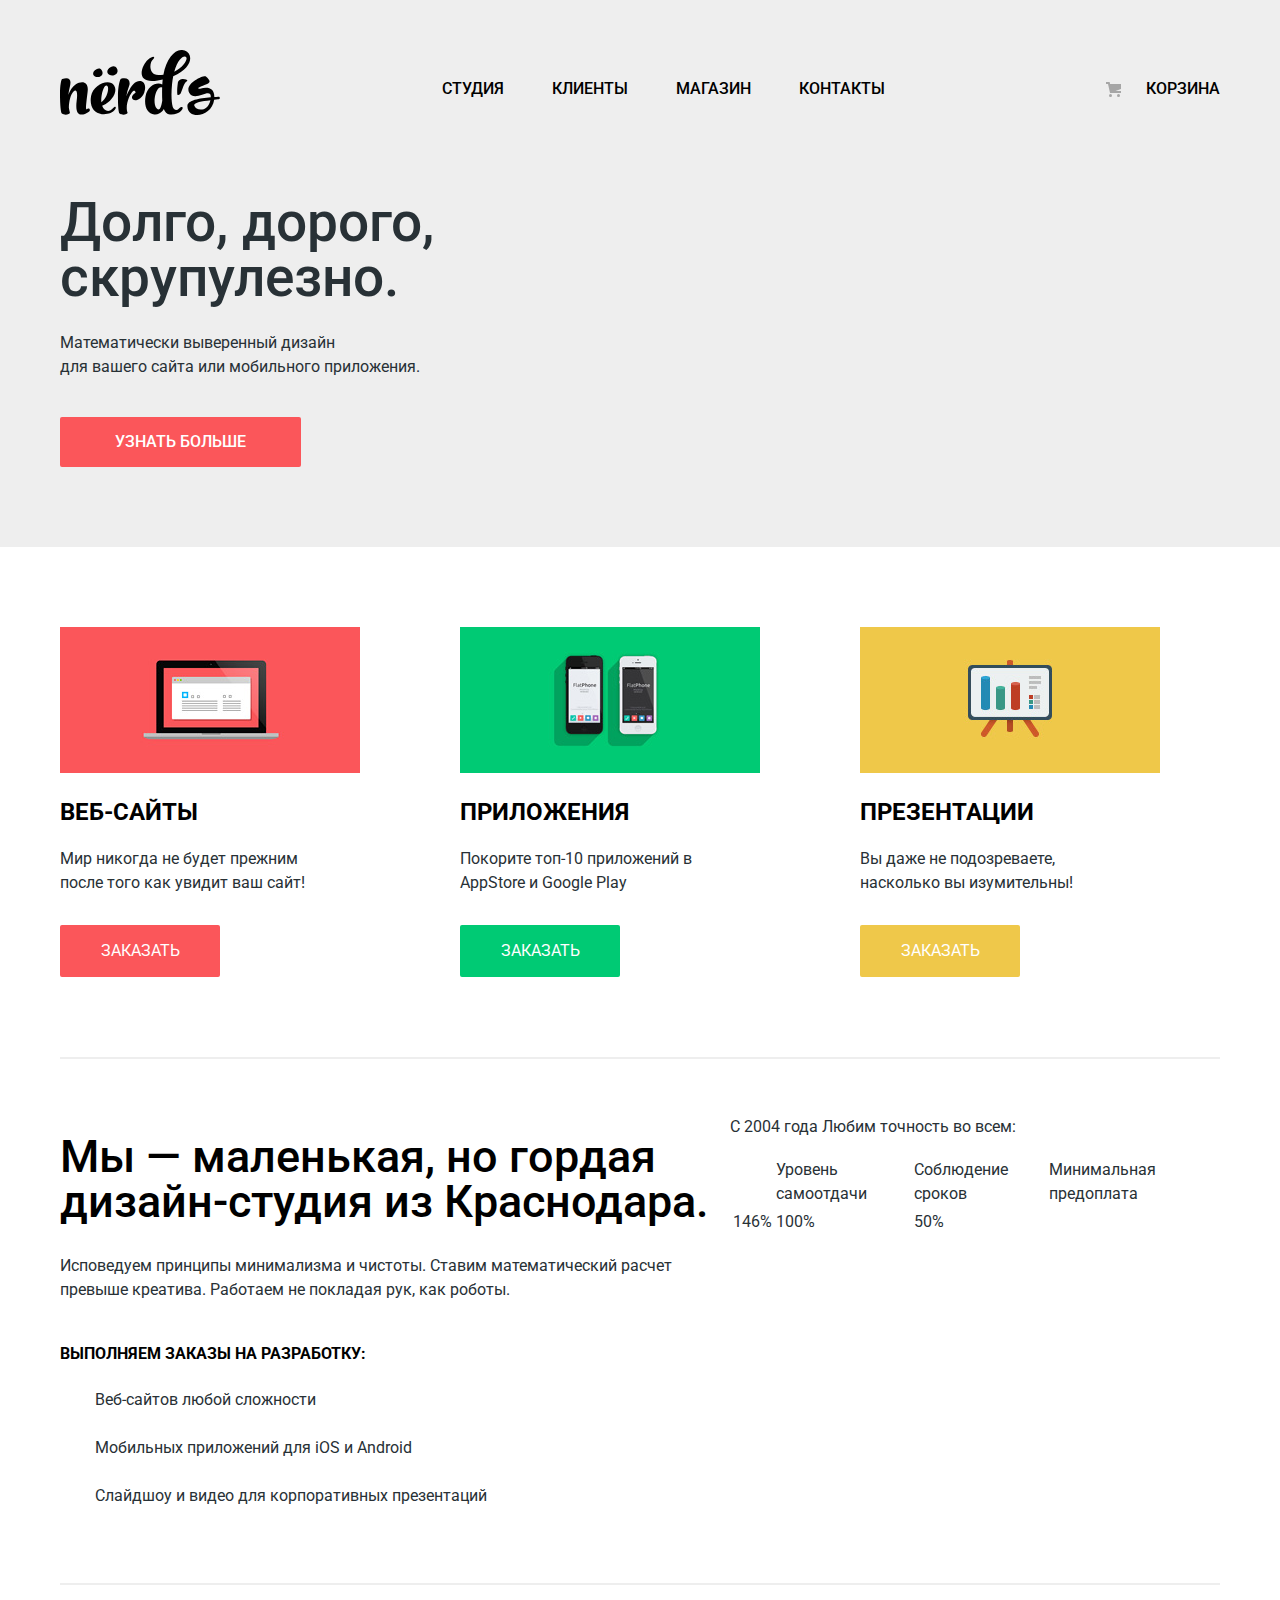
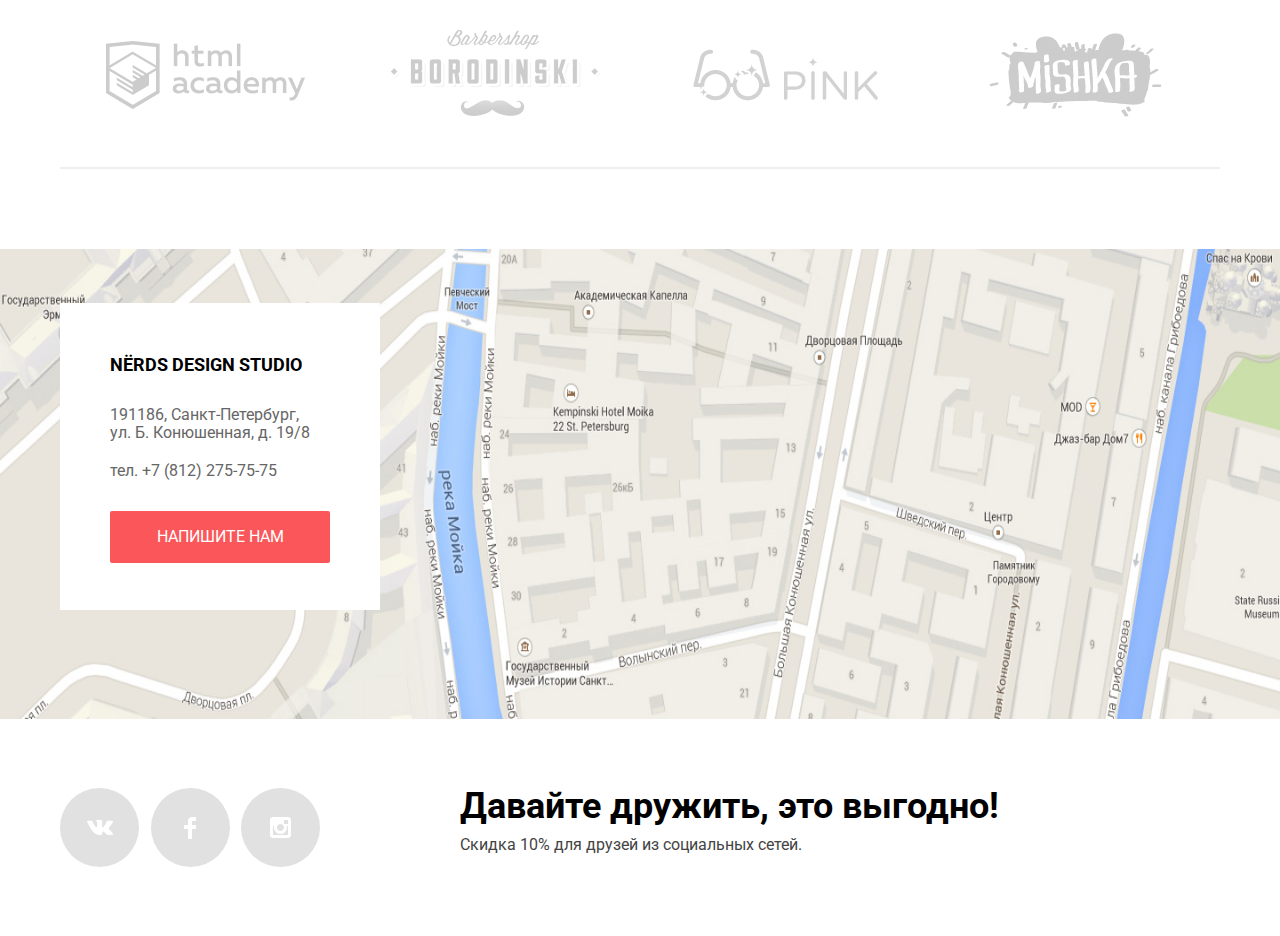
<file: index.html>
<!DOCTYPE html>
<html lang="ru">
  <head>
    <meta charset="utf-8">
    <title>HTML Academy: Нёрдс</title>
    <link href="css/normalize.css" rel="stylesheet">
    <link href="css/style.css" rel="stylesheet">
    <link href="https://fonts.googleapis.com/css?family=Roboto:400,500,700&display=swap&subset=cyrillic" rel="stylesheet">
  </head>
  <body>
    <header class="index-header">
      <div class="navigation-header container">
        <a class="logo-link"><img class="logo" src="img/nerds-logo.svg" width="160" height="65" alt="Логотип дизайн студи Нердс"></a>
        <nav class="main-navigation">
          <ul class="main-navigation-list">
            <li class="main-navigation-item"><a>Студия</a></li>
            <li class="main-navigation-item"><a href="#">Клиенты</a></li>
            <li class="main-navigation-item"><a href="catalog.html">Магазин</a></li>
            <li class="main-navigation-item"><a href="#">Контакты</a></li>
          </ul>
        </nav>
        <a class="basket" href="#">Корзина</a>
      </div>
      <h1 class="visually-hidden">Дизайн-студия Нёрдс из Краснодара</h1>
      <section class="slider container">
        <h2 class="visually-hidden">Преимущества</h2>
        <ul class="slider-list">
          <li class="slider-item">
            <h3 class="slider-title">Долго, дорого, скрупулезно.</h3>
            <p class="slider-text">Математически выверенный дизайн<br> для вашего сайта или мобильного приложения.</p>
            <a class="button-slider" href="#">Узнать больше</a>
          </li>
          <li class="slider-item">
            <h3 class="slider-title">Любим математику как никто другой</h3>
            <p class="slider-text">Никакого креатива, только математические формулы для расчета идеальных пропорций.</p>
            <a class="button-slider" href="#">Узнать больше</a>
          </li>
          <li class="slider-item">
            <h3 class="slider-title">Только ночь, только хардкор</h3>
            <p class="slider-text">Работать днем, как все? Мы против этого.<br> Ближе к полуночи работа только начинается.</p>
            <a class="button-slider" href="#">Узнать больше</a>
          </li>
        </ul>
        <div class="slider-control">
          <i class="slider-control-active"></i>
          <i></i>
          <i></i>
        </div>
      </section>
    </header>
    <main class="index-main container">
      <section class="services">
        <h2 class="visually-hidden">Услуги</h2>
        <ul class="services-list">
          <li class="service-item">
            <h3 class="service-title">Веб-сайты</h2>
            <p class="service-text">Мир никогда не будет прежним после того как увидит ваш сайт!</p>
            <a class="service-button" href="#">Заказать</a>
          </li>
          <li class="service-item">
            <h3 class="service-title">Приложения</h2>
            <p class="service-text">Покорите топ-10 приложений в AppStore и Google Play</p>
            <a class="service-button" href="#">Заказать</a>
          </li>
          <li class="service-item">
            <h3 class="service-title">Презентации</h2>
            <p class="service-text">Вы даже не подозреваете, насколько вы изумительны!</p>
            <a class="service-button" href="#">Заказать</a>
          </li>
        </ul>
      </section>
      <section class="about-as">
        <h2 class="visually-hidden">О нас</h2>
        <div class="about-as-description">
          <p class="slogan">Мы — маленькая, но гордая дизайн-студия из Краснодара.</p>
          <p class="about-as-text">Исповедуем принципы минимализма и чистоты. Ставим математический расчет превыше креатива. Работаем не покладая рук, как роботы.</p>
          <p class="assortment">Выполняем заказы на разработку:</p>
          <ul class="assortment-list">
            <li class="assortment-item">Веб-сайтов любой сложности</li>
            <li class="assortment-item">Мобильных приложений для iOS и Android</li>
            <li class="assortment-item">Слайдшоу и видео для корпоративных презентаций</li>
          </ul>
        </div>
        <div class="our-number">
          <p>C 2004 года Любим точность во всем:</p>
          <table class="our-number-table">
            <th>
              <td>Уровень самоотдачи</td>
              <td>Соблюдение сроков</td>
              <td>Минимальная предоплата</td>
            </th>
            <tr>
              <td>146%</td>
              <td>100%</td>
              <td>50%</td>
            </tr>
          </table>
        </div>
      </section>  
      <section class="portfolio">
        <h2 class="visually-hidden">Наше портфолио</h2>
        <ul class="portfolio-list">
          <li class="portfolio-item"><a href="https://htmlacademy.ru/"><img src="img/htmlacademy-logo.png" width="199" height="68" alt="Сайт htmlacademy"></a></li>
          <li class="portfolio-item"><a href="#"><img src="img/borodinski-logo.png" width="209" height="90" alt="Сайт барбершопа Бородинский"></a></li>
          <li class="portfolio-item"><a href="#"><img src="img/pink-logo.png" width="185" height="52" alt="Сайт Pink"></a></li>
          <li class="portfolio-item"><a href="#"><img src="img/mishka-logo.png" width="173" height="84" alt="Сайт Mishka"></a></li>
        </ul>
      </section>         
    </main>
    <footer class="index-footer">
      <section class="contacts">
        <h2 class="visually-hidden">Наши контакты</h2>
        <div class="container">
          <div class="adress">
            <h3 class="adress-title">Nёrds design studio</h3>
            <p>191186, Санкт-Петербург,<br> ул. Б. Конюшенная, д. 19/8</p>           
            <p>тел. +7 (812) 275-75-75</p>
            <a class="adress-button">Напишите нам</a>
          <div>
        </div>
      </section>
      <div class="social-footer  container">  
        <ul class="social-button-list">
          <li class="social-button-item">
            <a class="social-button-link" href="https://vk.com/tashakalinina63">
              <span class="visually-hidden">Вконтакте</span>
              <svg version="1.1" id="Layer_1" xmlns="http://www.w3.org/2000/svg" xmlns:xlink="http://www.w3.org/1999/xlink" x="0px" y="0px" width="26px" height="15px" viewBox="0 0 26 15" enable-background="new 0 0 26 15" xml:space="preserve">
                <path fill="#FFFFFF" d="M16.138,11.51c0.956-0.309,2.18,2.04,3.483,2.939c0.978,0.681,1.727,0.534,1.727,0.534l3.473-0.05
                c0,0,1.815-0.112,0.957-1.554c-0.071-0.12-0.503-1.069-2.585-3.022c-2.177-2.043-1.882-1.712,0.739-5.244
                c1.597-2.153,2.236-3.468,2.036-4.028c-0.192-0.539-1.365-0.399-1.365-0.399L20.69,0.713c-0.381,0.001-0.704,0.119-0.851,0.515
                c-0.003,0.004-0.621,1.666-1.445,3.079c-1.741,2.989-2.436,3.148-2.724,2.961c-0.661-0.433-0.494-1.737-0.494-2.664
                c0-2.897,0.432-4.105-0.846-4.417c-0.427-0.104-0.739-0.172-1.828-0.182c-1.392-0.021-2.574,0-3.244,0.329
                c-0.445,0.223-0.786,0.712-0.579,0.74c0.26,0.035,0.843,0.16,1.155,0.586c0.401,0.552,0.389,1.789,0.389,1.789
                s0.229,3.411-0.54,3.834c-0.528,0.29-1.25-0.302-2.803-3.016C6.087,2.879,5.488,1.345,5.488,1.345S5.372,1.06,5.162,0.904
                C4.912,0.719,4.562,0.66,4.562,0.66L0.848,0.684c0,0-0.558,0.016-0.763,0.262C-0.097,1.164,0.07,1.614,0.07,1.614
                s2.909,6.881,6.203,10.347c3.02,3.182,6.452,2.971,6.452,2.971h1.555c0,0,0.469-0.054,0.709-0.312
                c0.224-0.24,0.214-0.691,0.214-0.691S15.172,11.82,16.138,11.51z"/>
              </svg>
            </a>
          </li>
          <li class="social-button-item">
            <a class="social-button-link" href="https://vk.com/tashakalinina63">
              <span class="visually-hidden">Фейсбук</span>
              <svg version="1.1" id="Layer_2" xmlns="http://www.w3.org/2000/svg" xmlns:xlink="http://www.w3.org/1999/xlink" x="0px" y="0px" width="12px" height="22px" viewBox="0 0 12 22" enable-background="new 0 0 12 22" xml:space="preserve">
                <path fill="#FFFFFF" d="M12,4V0H8C5.791,0,4,1.791,4,4v4H0v4h4v10h4V12h4V8H8V4H12z"/>
              </svg>
            </a>
          </li>
          <li class="social-button-item">
            <a class="social-button-link" href="https://vk.com/tashakalinina63">
              <span class="visually-hidden">Инстаграм</span>
              <svg enable-background="new 0 0 21 21" height="21" viewBox="0 0 21 21" width="21" xmlns="http://www.w3.org/2000/svg">
                <path d="m18 0h-15c-1.65 0-3 1.35-3 3v15c0 1.65 1.35 3 3 3h15c1.65 0 3-1.35 3-3v-15c0-1.65-1.35-3-3-3zm-7.5 7c1.93 0 3.5 1.57 3.5 3.5s-1.57 3.5-3.5 3.5-3.5-1.57-3.5-3.5 1.57-3.5 3.5-3.5zm7.5 11h-15v-9h1.181c-.114.482-.181.983-.181 1.5 0 3.59 2.91 6.5 6.5 6.5s6.5-2.91 6.5-6.5c0-.517-.066-1.018-.181-1.5h1.181zm0-11h-4v-4h4z" fill="#fff"/>
              </svg>
            </a>
          </li>
        </ul>
        <div class="discount-block">
          <p class="discount-slogan">Давайте дружить, это выгодно!</p>
          <p class="discount-text">Скидка 10% для друзей из социальных сетей.</p>
        </div>
      </div>
    </footer>
  </body>
</html>
</file>
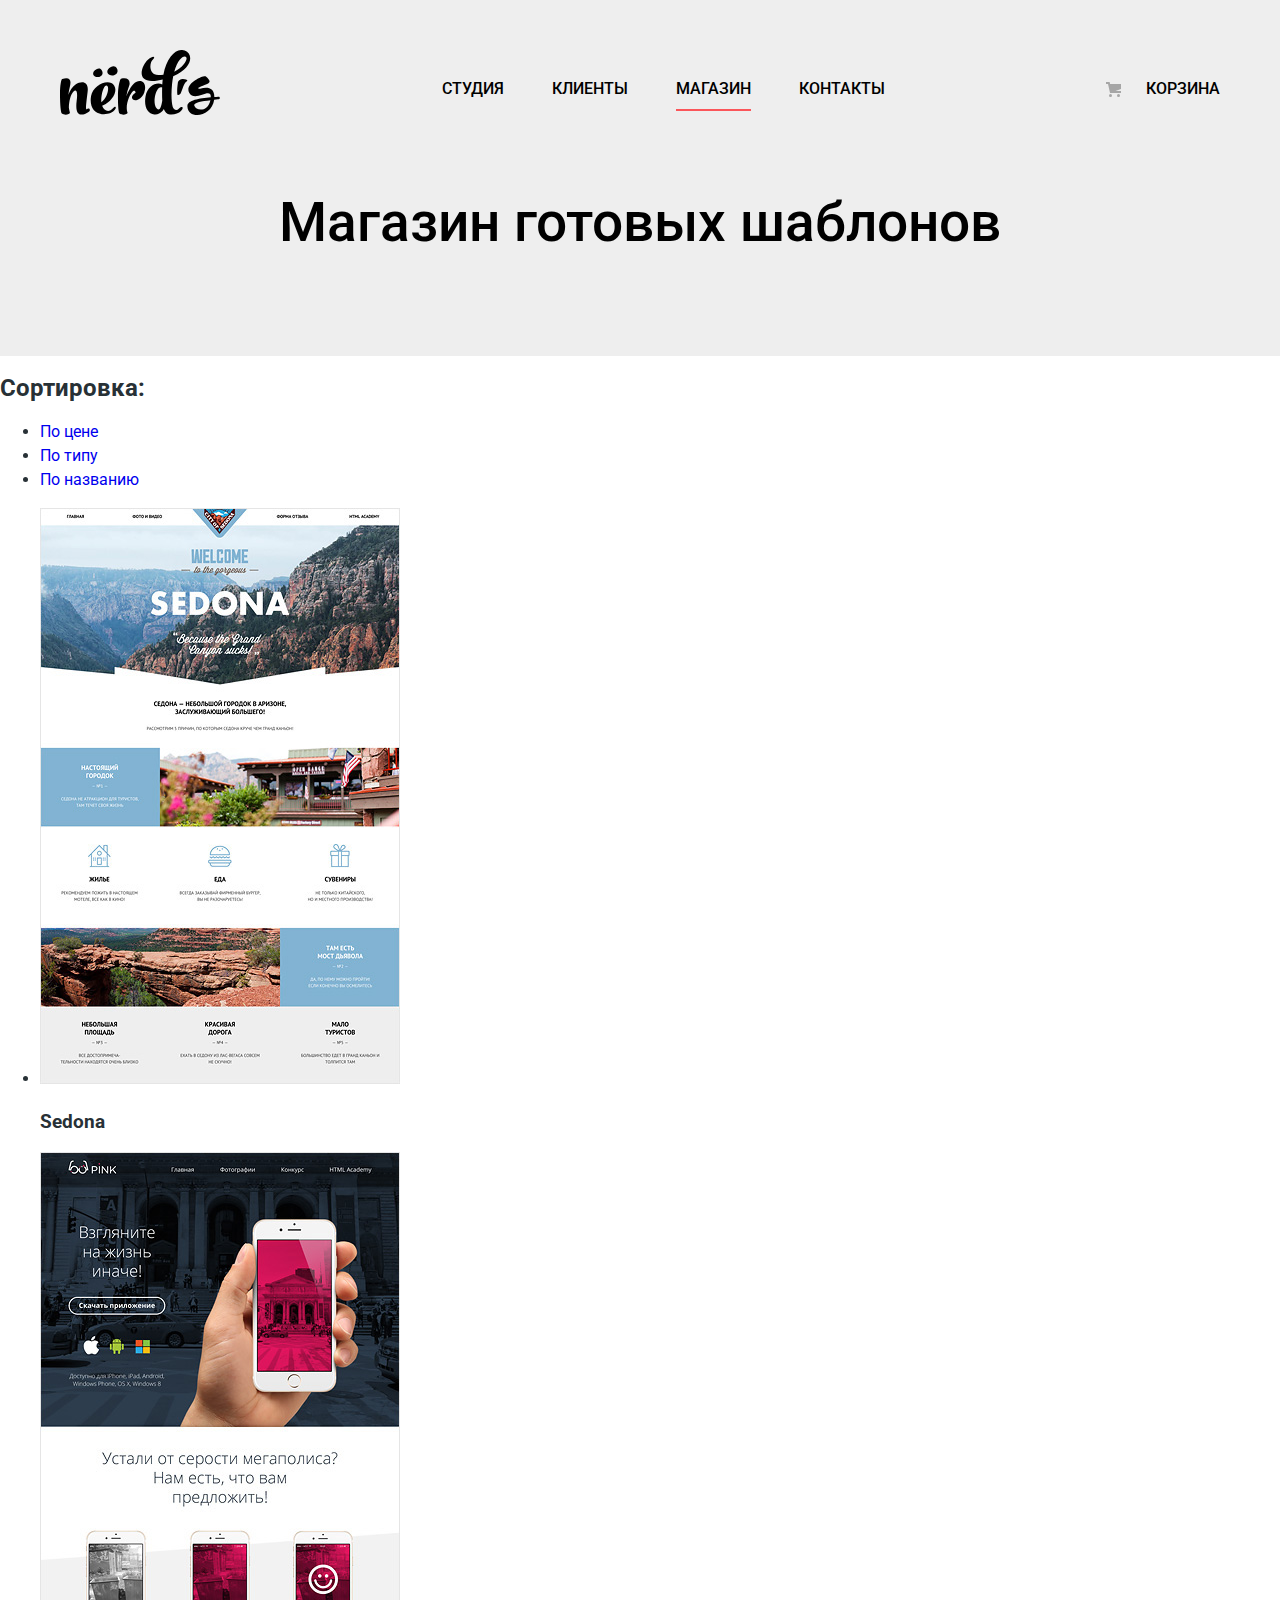
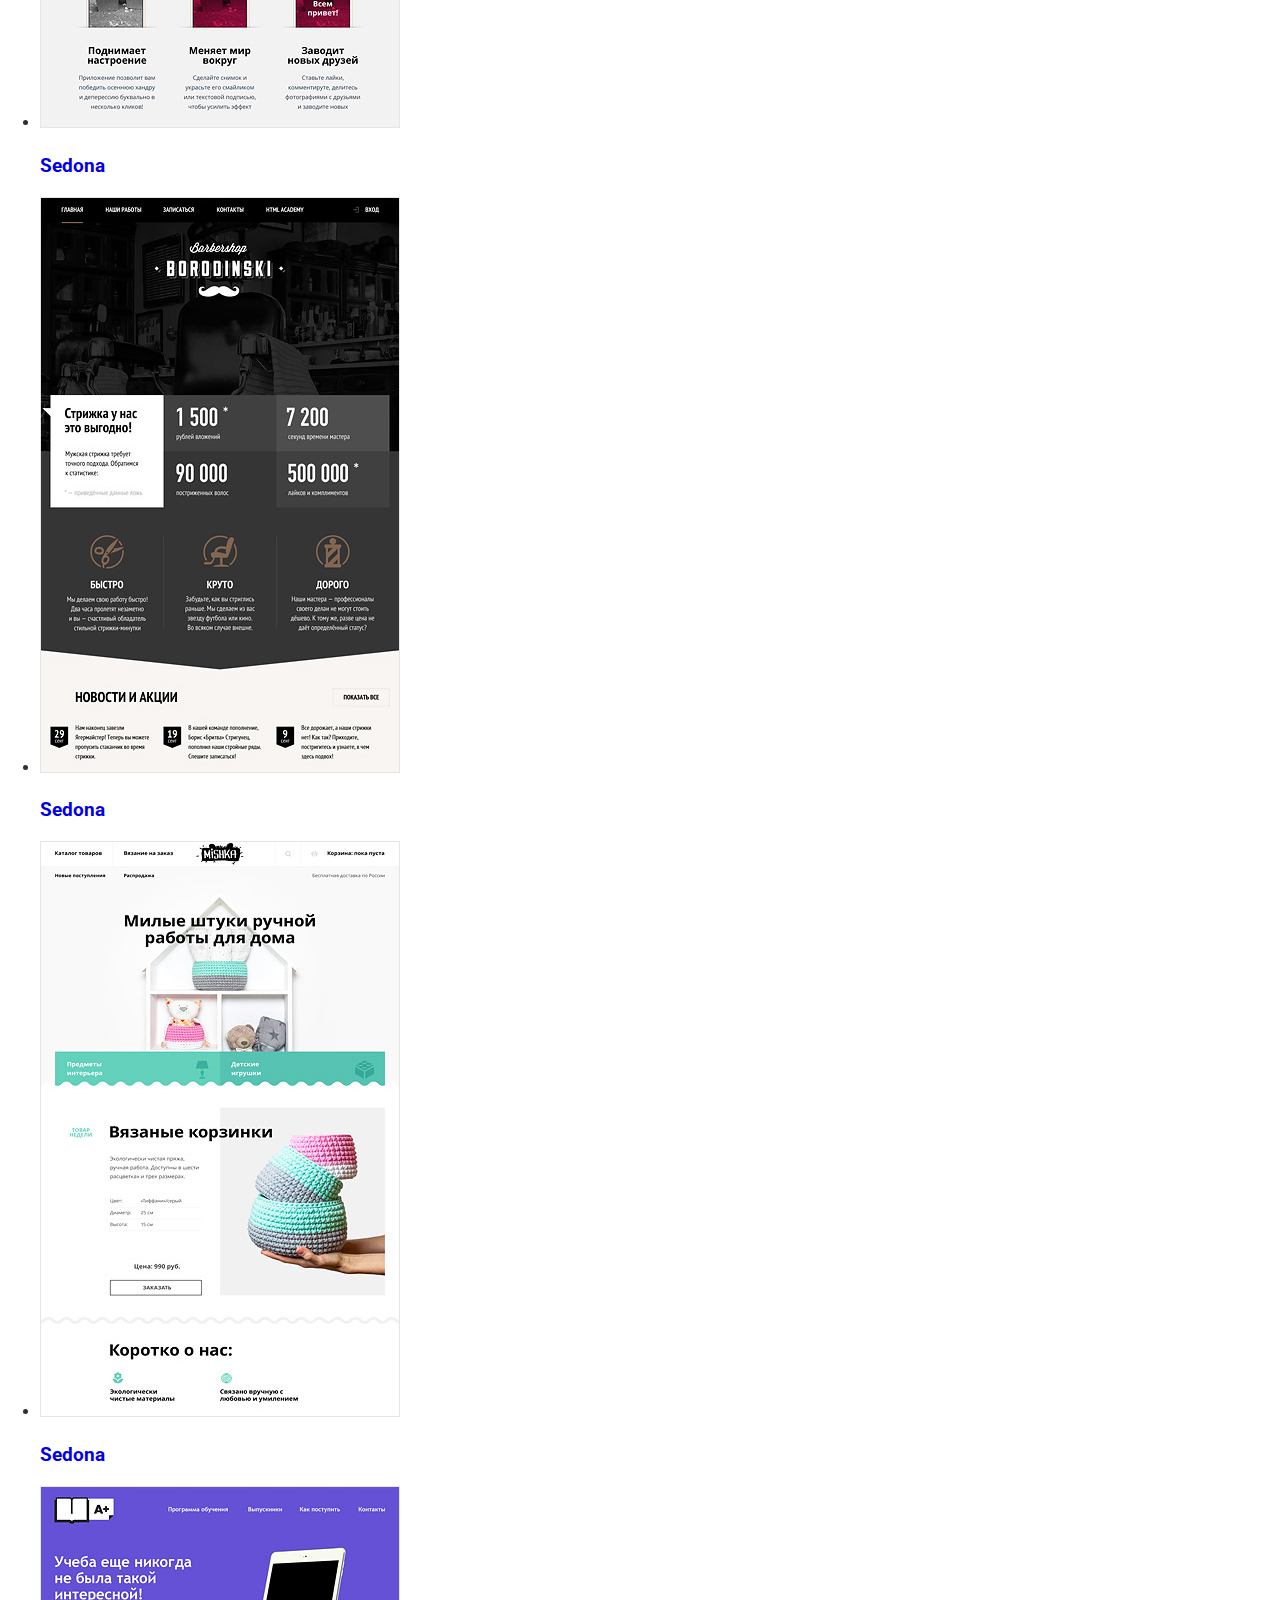
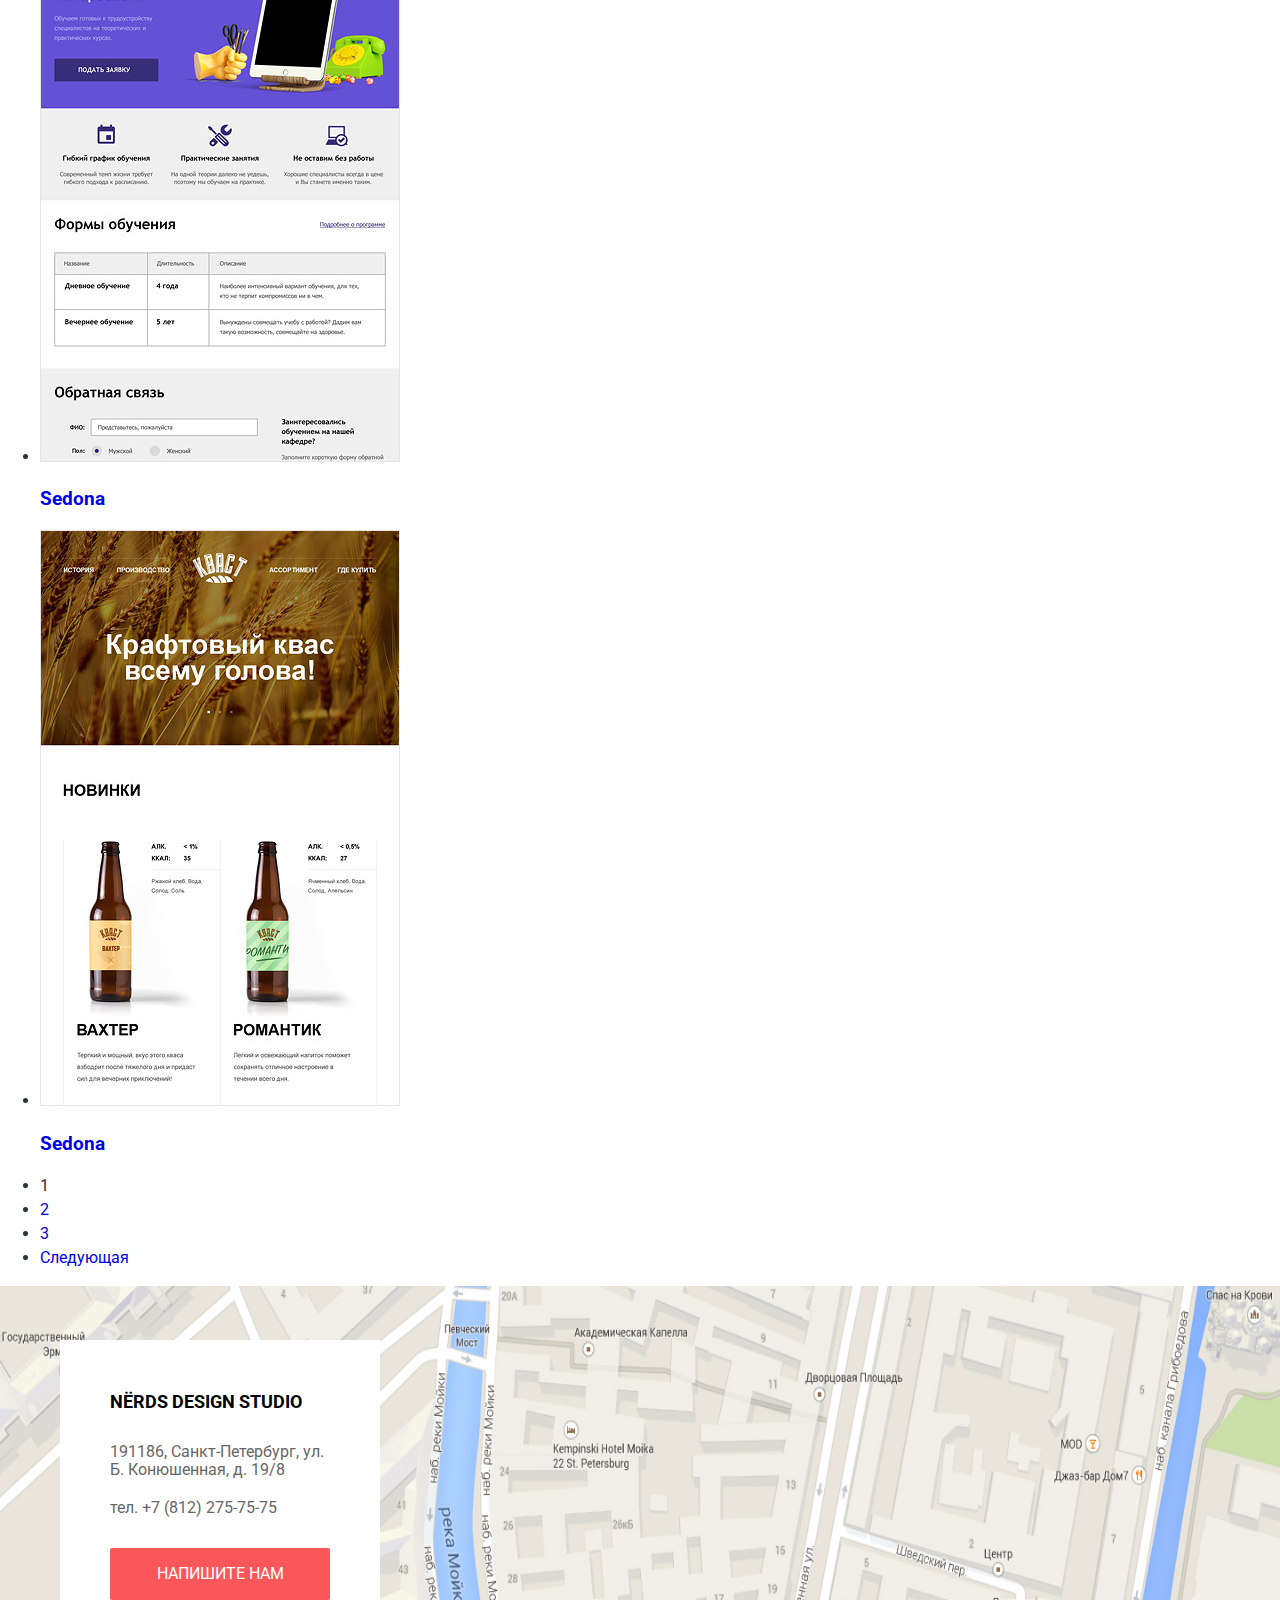
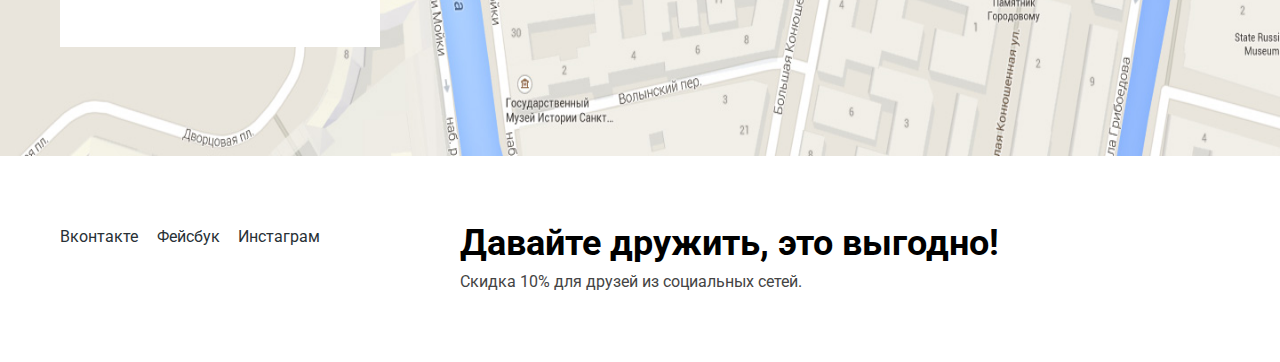
<file: catalog.html>
<!DOCTYPE html>
<html lang="ru">
  <head>
    <meta charset="utf-8">
		<title>HTML Academy: Нёрдс</title>
		<link href="css/normalize.css" rel="stylesheet">
		<link href="css/style.css" rel="stylesheet">
		<link href="https://fonts.googleapis.com/css?family=Roboto:400,500,700&display=swap&subset=cyrillic" rel="stylesheet">
  </head>
  <body>
    <header class="inner-header">
			<div class="navigation-header container">
				<a class="logo-link" href="index.html"><img class="logo" src="img/nerds-logo.svg" width="160" height="65" alt="Логотип дизайн студи Нердс"></a>
				<nav class="main-navigation">
					<ul class="main-navigation-list">
						<li class="main-navigation-item"><a>Студия</a></li>
						<li class="main-navigation-item"><a href="#">Клиенты</a></li>
						<li class="main-navigation-item"><a class="navigation-active" href="#">Магазин</a></li>
						<li class="main-navigation-item"><a href="#">Контакты</a></li>
					</ul>
				</nav>
				<a class="basket" href="#">Корзина</a>
			</div>
			<h1 class="inner-title">Магазин готовых шаблонов</h1>
    </header>
    <main class="inner-main">
			<section class="filter-block">
				<form>

				</form>
			</section>
			<div class="wrapper-main">
				<section class="sorting-block">
					<h2>Сортировка:</h2>
					<ul class="sorting-list">
						<li><a class="sort-link active" href="#">По цене</a></li>
						<li><a class="sort-link" href="#">По типу</a></li>
						<li><a class="sort-link" href="#">По названию</a></li>
					</ul>
					<div class="down-up-block">
						<a class="up active" href="#"><span class="visually-hidden">Сортировать по возврастанию</span></a>
						<a class="down" href="#"><span class="visually-hidden">Сортировать по убыванию</span></a>
				</section>
				<section class="catalog">	
					<h2 class="visually-hidden">Каталог товаров</h2>
					<ul class="catalog-list">
						<li class="catalog-item">
							<article>
								<header class="catalog-item-header">
									<i></i>
									<i></i>
									<i></i>
								</header>
								<img src="img/img-sedona.jpg" width="360" height="576" alt="Информационный сайт для туристов">
								<div class="catalog-info-block">
									<h3 class="catalog-title">Sedona</h3>
									<p class="catalog-text"></p>
									<a class="catalog-button" href="#"></p>
								</div>
							</article>
						</li>
						<li class="catalog-item">
							<article>
								<header class="catalog-item-header">
									<i></i>
									<i></i>
									<i></i>
								</header>
								<img src="img/img-pink.jpg" width="360" height="576" alt="Продуктовый лендинг	приложения для iOS и Android">
								<div class="catalog-info-block">
									<h3 class="catalog-title">Sedona</h3>
									<p class="catalog-text"></p>
									<a class="catalog-button" href="#"></p>
								</div>
							</article>
						</li>
						<li class="catalog-item">
							<article>
								<header class="catalog-item-header">
									<i></i>
									<i></i>
									<i></i>
								</header>
								<img src="img/img-barbershop.jpg" width="360" height="576" alt="Сайт салона красоты для мужчин.">
								<div class="catalog-info-block">
									<h3 class="catalog-title">Sedona</h3>
									<p class="catalog-text"></p>
									<a class="catalog-button" href="#"></p>
								</div>
							</article>
						</li>
						<li class="catalog-item">
							<article>
								<header class="catalog-item-header">
									<i></i>
									<i></i>
									<i></i>
								</header>
								<img src="img/img-mishka.jpg" width="360" height="576" alt="Интернет-магазин вязаных игрушек">
								<div class="catalog-info-block">
									<h3 class="catalog-title">Sedona</h3>
									<p class="catalog-text"></p>
									<a class="catalog-button" href="#"></p>
								</div>
							</article>
						</li>
						<li class="catalog-item">
							<article>
								<header class="catalog-item-header">
									<i></i>
									<i></i>
									<i></i>
								</header>
								<img src="img/img-aplus.jpg" width="360" height="576" alt="Лендинг курсов повышения квалификации">
								<div class="catalog-info-block">
									<h3 class="catalog-title">Sedona</h3>
									<p class="catalog-text"></p>
									<a class="catalog-button" href="#"></p>
								</div>
							</article>
						</li>
						<li class="catalog-item">
							<article>
								<header class="catalog-item-header">
									<i></i>
									<i></i>
									<i></i>
								</header>
								<img src="img/img-kvast.jpg" width="360" height="576" alt="Промо-сайт производителя крафтового кваса">
								<div class="catalog-info-block">
									<h3 class="catalog-title">Sedona</h3>
									<p class="catalog-text"></p>
									<a class="catalog-button" href="#"></p>
								</div>
							</article>
						</li>
					</ul>
				</section>
				<ul class="pagination">
					<li class="pagination-item pagination-item-current"><a>1</a></li>
					<li class="pagination-item"><a href="#">2</a></li>
					<li class="pagination-item"><a href="#">3</a></li>
					<li class="pagination-item next"><a href="#">Следующая</a></li>
				</ul>
			</div>
    </main>
    <footer class=inner-footer>
			<section class="contacts">
        <h2 class="visually-hidden">Наши контакты</h2>
        <div class="container">
          <div class="adress">
            <h3 class="adress-title">Nёrds design studio</h3>
            <p>191186, Санкт-Петербург, ул. Б. Конюшенная, д. 19/8</p>           
            <p>тел. +7 (812) 275-75-75</p>
            <a class="adress-button">Напишите нам</a>
          </div>
        </div>  
			</section>
			<div class="social-footer container">  
        <ul class="social-button-list">
          <li class="social-button-item">Вконтакте</li>
          <li class="social-button-item">Фейсбук</li>
          <li class="social-button-item">Инстаграм</li>
        </ul>
				<div class="discount-block">
					<p class="discount-slogan">Давайте дружить, это выгодно!</p>
					<p class="discount-text">Скидка 10% для друзей из социальных сетей.</p>
				</div>
			</div>     
    </footer>
  </body>
</html>
</file>
<file: css/style.css>
body {
  margin: 0;
  padding: 0;

  font-size: 16px;
  line-height: 24px;
  font-family: "Roboto", "Arial", sans-serif;
  color: #283136;
}
  
a {
  text-decoration: none;
}
  
.visually-hidden {
  position: absolute;

  width: 1px;
  height: 1px;
  margin: -1px;

  clip: rect(0 0 0 0);
}

.container {
  width: 1160px;
  margin: 0 auto;
  padding: 0 20px;
}

/*Header*/
.index-header,
.inner-header {
  background-color: #eeeeee;
}

.navigation-header {
  display: flex;
  justify-content: space-between;
  align-items: flex-end;
  font-weight: 500;
  line-height: 30px;
  color: #000000;
  text-transform: uppercase;
  padding-top: 50px;
}

.main-navigation-list {
  margin: 0;
  padding: 0;
  display: flex;
  flex-wrap: wrap;
  list-style: none;
}

.main-navigation-item {
  display: block;
  padding-right: 48px;
}

.main-navigation-item:last-child {
  padding-right: 0;
}

.main-navigation a,
.basket {
  display: block;
  padding-bottom: 5px; 
  color: #000000;
  border-bottom: 2px solid rgba(0, 0, 0, 0);
  margin-bottom: 14px; 
}

.main-navigation .navigation-active,
.basket .navigation-active {
  border-bottom: 2px solid #fb565a;
}

.main-navigation  a:hover,
.main-navigation  a:focus,
.basket:hover,
.basketa:focus {
  color: #fb565a;
}

.main-navigation  a:active,
.basket:active {
  color: rgba(0, 0, 0, 0.3);
}

.basket {
  padding-left: 40px;
  position: relative;
}

.basket::before {
  content: "";
  position: absolute;
  top: 8px;
  left: 0;
  width: 15px;
  height: 15px;
  background-image: url("../img/cart-icon.svg");
}

.inner-title {
  display: block;
  text-align: center;
  padding: 0;
  padding-top: 70px;
  padding-bottom: 106px;
  margin: 0;
  font-size: 55px;
  font-weight: 500;
  line-height: 55px;
  color: #000000;
}

.slider-list {
  list-style: none;
  margin: 0;
  padding: 0;
  padding-bottom: 80px;
}

.slider-title {
  max-width: 520px;
  font-size: 55px;
  font-weight: 500;
  line-height: 55px;
  margin: 0;
  padding: 0;
  padding-top: 70px;
  padding-bottom: 16px; 
}

.slider-text {
  margin: 0;
  padding: 0; 
  max-width: 420px;
  padding-top: 10px;
  padding-bottom: 38px;
}

.slider-item:nth-child(1) {
  display: block;
}

.slider-item {
  display: none;
}

.button-slider {
  display: block;
  color: #ffffff;
  font-size: 16px;
  font-weight: 500;
  line-height: 18px;
  text-transform: uppercase;
  background-color: #fb565a;
  padding: 16px 48px;
  width: 145px;
  border-radius: 2px;
  text-align: center;
}

.button-slider:hover,
.button-slider:focus {
  background-color: #e74246;
}

.button-slider:active {
  background-color: #d7373b;
  box-shadow: inset 0px 3px 0 0 rgba(0, 1, 1, 0.1);
}

.services {
  padding-top: 80px;
  padding-bottom: 80px;  
  padding-right: 60px; 
  border-bottom: 2px solid #eeeeee;
}

.services-list {
  display: flex;
  justify-content: space-between;
  list-style: none;
  margin: 0;
  padding: 0;
}

.service-item {
  width: 300px;
  padding-top: 150px; 
}

.service-item:nth-child(1) {
  background-image: url("../img/advantage-picture-red.png");
  background-repeat: no-repeat;
}

.service-item:nth-child(2) {
  background-image: url("../img/advantage-picture-green.png");
  background-repeat: no-repeat;
}

.service-item:nth-child(3) {
  background-image: url("../img/advantage-picture-yellow.png");
  background-repeat: no-repeat;
}

.service-title {
  font-size: 24px;
  font-weight: bold;
  text-transform: uppercase;
  line-height: 30px;
  color: #000000;  
  margin: 0;
  padding: 0;
  padding-top: 20px; 
  padding-bottom: 10px; 
}

.service-text {
  margin: 0;
  padding: 0;
  padding-top: 10px; 
  padding-bottom: 30px; 
  width: 250px;
}

.service-button {
  display: block;
  color: #ffffff;
  line-height: 18px;
  text-transform: uppercase;
  width: 90px;
  padding: 17px 35px;
  border-radius: 2px;
  text-align: center;
}

.service-item:nth-child(1) .service-button {
  background-color: #fb565a;
}

.service-item:nth-child(2) .service-button {
  background-color: #00ca74;
}

.service-item:nth-child(3) .service-button {
  background-color: #efc84a;
}

.service-item:nth-child(1) .service-button:hover,
.service-item:nth-child(1) .service-button:focus {
  background-color: #e74246;
}

.service-item:nth-child(1) .service-button:active {
  box-shadow: inset 0px 3px 0 0 rgba(0, 1, 1, 0.1);
  background-color: #d7373b;
  color: rgba(255, 255, 255, 0.3);
}

.service-item:nth-child(2) .service-button:hover,
.service-item:nth-child(2) .service-button:focus {
  background-color: #00bc6c;
}

.service-item:nth-child(2) .service-button:active {
  box-shadow: inset 0px 3px 0 0 rgba(0, 1, 1, 0.1);
  background-color: #00aa62;
  color: rgba(255, 255, 255, 0.3);
}

.service-item:nth-child(3) .service-button:hover,
.service-item:nth-child(3) .service-button:focus {
  background-color: #eab534;
}

.service-item:nth-child(3) .service-button:active {
  box-shadow: inset 0px 3px 0 0 rgba(0, 1, 1, 0.1);
  background-color: #e5a722;
  color: rgba(255, 255, 255, 0.3);
}

.about-as {
  display: flex;
  justify-content: space-between;
  margin: 0;
  padding: 40px 0;
  border-bottom: 2px solid #eeeeee;
}

.slogan {
  font-size: 45px;
  font-weight: 500;
  line-height: 45px;
  color: #000000;
  width: 670px;
  margin: 0;
  padding: 0;
  padding-top: 35px;
  padding-bottom: 15px;
}

.about-as-text {
  width: 630px;
  margin: 0;
  padding: 0;
  padding-top: 15px;
  padding-bottom: 20px; 
}

.assortment {
  margin: 0;
  padding: 0;
  padding-top: 20px;
  padding-bottom: 10px; 
  color: #000000;
  text-transform: uppercase;
  font-weight: bold;
}

.assortment-list {
  margin: 0;
  padding: 0;
  padding-bottom: 35px; 
  list-style: none;
}

.assortment-item {
  padding-top: 12px;
  padding-bottom: 12px;
  padding-left: 35px;
}

.assortment-item:last-child {
  padding-bottom: 0;
}

.portfolio {
  padding-top: 45px;
  padding-bottom: 40px;  
  border-bottom: 2px solid #eeeeee;
  margin-bottom: 80px;
}

.portfolio-list {
  list-style: none;
  margin: 0;
  padding: 0;
  display: flex;
  justify-content: space-between;
  align-items: center;
  flex-wrap: wrap;
}

.portfolio-item {
  width: 290px;
  display: flex;
  justify-content: center;
  align-items: center;
}

/*Футер*/
.contacts {
  background-image: url("../img/map.jpg");
  background-repeat: no-repeat; 
  background-size: 100% 100%; 
  min-height: 416px; 
  padding-top: 54px;
}

.adress {
  position: relative;
  padding: 47px 50px;
  background-color: #ffffff;
  width: 220px;
}

.adress-title {
  margin: 0;
  padding: 0;
  font-size: 18px;
  font-weight: bold;
  line-height: 30px;
  color: #000000;
  text-transform: uppercase;
  padding-bottom: 16px;
}

.adress p {
  margin: 0;
  padding: 0;
  line-height: 18px;
  color: #666666;
  padding-top: 10px;
  padding-bottom: 10px; 
}

.adress-button {
  display: block;
  color: #ffffff;
  line-height: 18px;
  text-transform: uppercase;
  padding: 17px 35px;
  border-radius: 2px;
  text-align: center;
  background-color: #fb565a;
  margin-top: 21px;
}

.adress-button:hover,
.adress-button:focus {
  background-color: #e74246;
}

.adress-button:active {
  background-color: #d7373b;
  box-shadow: inset 0px 3px 0 0 rgba(0, 1, 1, 0.1);
}

.social-footer {
  display: flex;
  padding-top: 69px;
  padding-bottom: 69px;
}

.social-button-list {
  list-style: none;
  margin: 0;
  padding: 0;
  display: flex;
  justify-content: space-between;
  flex-wrap: wrap;
  width: 260px;
}

.social-button-link {
  width: 79px;
  height: 79px;
  background-color: #e1e1e1;
  display: flex;
  justify-content: center;
  align-items: center;
  border-radius: 50%;
}

.social-button-link:hover,
.social-button-link:focus {
  background-color: #e74246;
}

.social-button-link:active {
  background-color: #d7373b;
  box-shadow: inset 0px 3px 0 0 rgba(0, 1, 1, 0.1);
}

.social-button-link:active path {
  fill: rgba(255, 255, 255, 0.3);
}

.discount-block {
  padding-left: 140px;
}

.discount-slogan {
  padding: 0;
  margin: 0;
  font-size: 36px;
  font-weight: bold;
  line-height: 36px;
  color: #000000;
  padding-bottom: 10px;
}

.discount-text {
  padding: 0;
  margin: 0;
  line-height: 22px;
  color: #444444;
}
</file>
